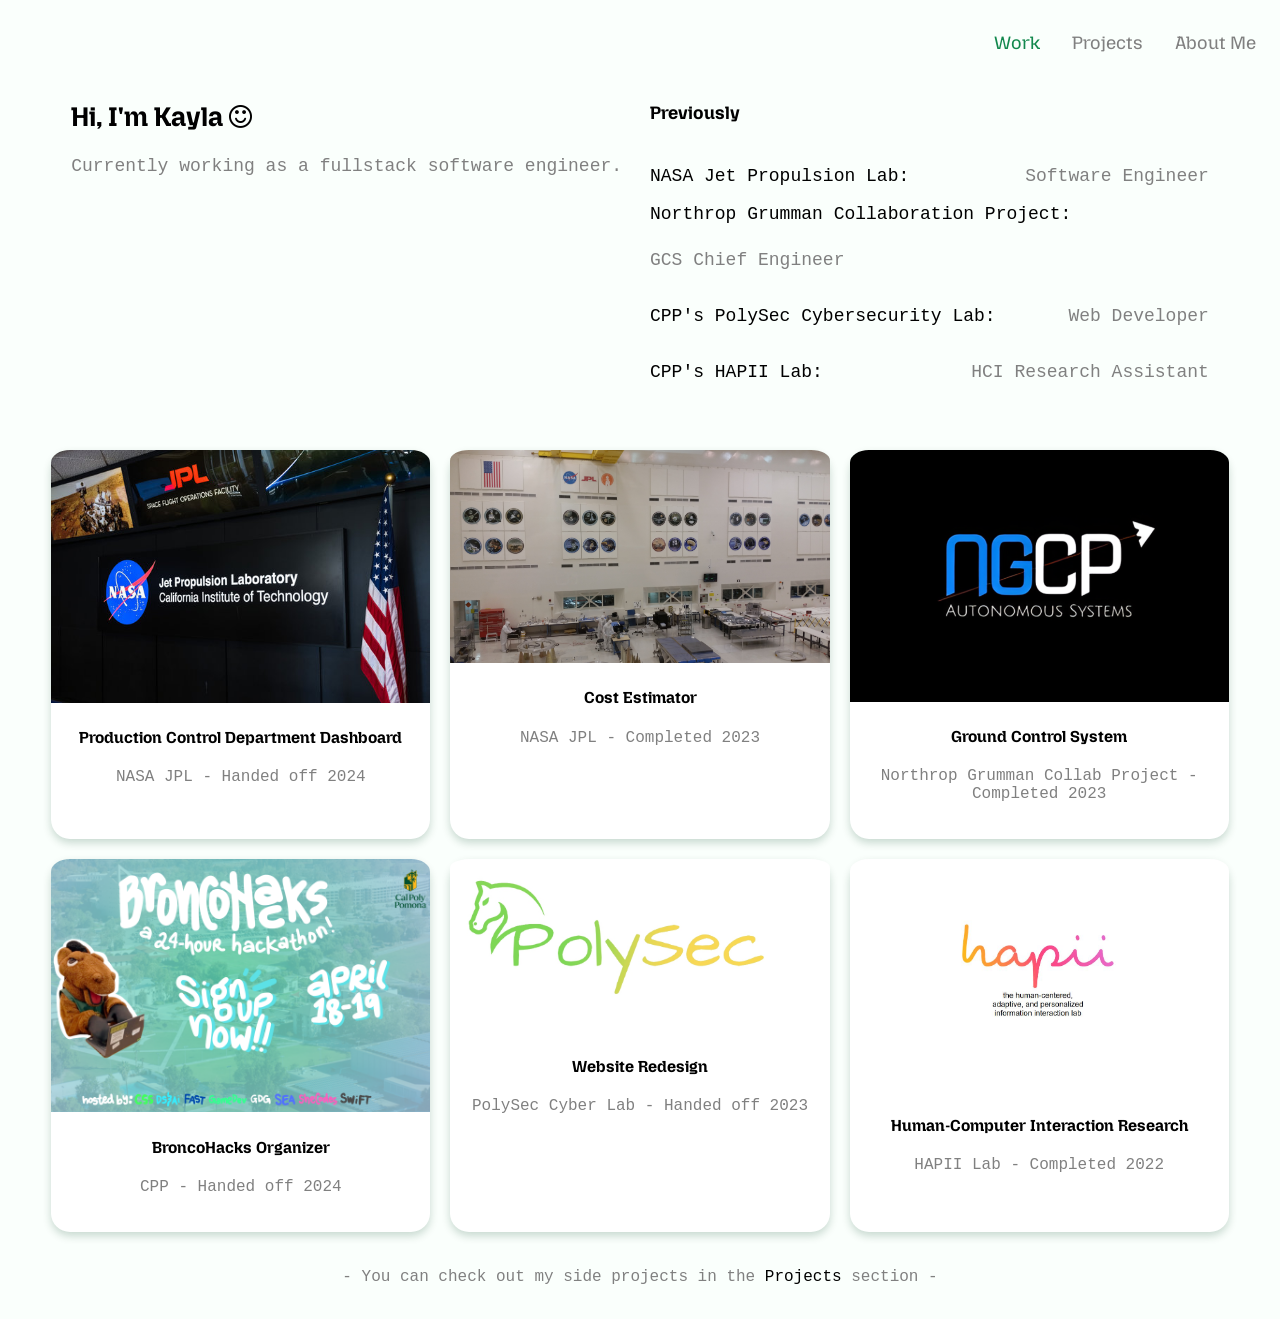
<file: index.html>
<!DOCTYPE html>
<html lang="en">
  <head>
    <meta charset="UTF-8" />
    <title>Kayla Tang | Portfolio</title>
    <link rel="icon" type="image/x-icon" href="assets/favicon/favicon.ico" />
    <meta name="viewport" content="width=device-width, initial-scale=1" />
    <link
      rel="stylesheet"
      href="https://cdnjs.cloudflare.com/ajax/libs/font-awesome/4.7.0/css/font-awesome.min.css"
    />
    <link rel="preconnect" href="https://fonts.googleapis.com" />
    <link rel="preconnect" href="https://fonts.gstatic.com" crossorigin />
    <link
      href="https://fonts.googleapis.com/css2?family=Mozilla+Headline:wght@200..700&display=swap"
      rel="stylesheet"
    />
    <link rel="stylesheet" href="style.css" />
  </head>
  <body>
    <nav class="header" id="topnav">
      <button class="icon" aria-label="Toggle navigation" onclick="myFunction()">
        <i class="fa fa-bars"></i>
      </button>
      <a href="index.html" class="btn active">Work</a>
      <a href="projects.html" class="btn">Projects</a>
      <a href="about.html" class="btn">About Me</a>
    </nav>

    <div class="container">
      <div class="left">
        <h2>Hi, I'm Kayla <i class="fa fa-smile-o" aria-hidden="true"></i></h2>
        <p>Currently working as a fullstack software engineer.</p>
      </div>

      <div class="right">
        <div class="exp">
          <h4>Previously</h4>

          <div class="exp-item">
            <a href="https://www.jpl.nasa.gov/" target="_blank" rel="noopener noreferrer">
              NASA Jet Propulsion Lab:
            </a>
            <p>Software Engineer</p>
          </div>

          <div class="exp-item">
            <a href="https://www.cpp.edu/engineering/ngcp/index.shtml" target="_blank" rel="noopener noreferrer">
              Northrop Grumman Collaboration Project:
            </a>
            <p>GCS Chief Engineer</p>
          </div>

          <div class="exp-item">
            <a href="https://www.cpp.edu/polysec/index.shtml" target="_blank" rel="noopener noreferrer">
              CPP's PolySec Cybersecurity Lab:
            </a>
            <p>Web Developer</p>
          </div>

          <div class="exp-item">
            <a href="https://hapii-lab.github.io/" target="_blank" rel="noopener noreferrer">
              CPP's HAPII Lab:
            </a>
            <p>HCI Research Assistant</p>
          </div>
        </div>
      </div>
    </div>

    <div class="cards-wrapper">
      <a class="card" href="projects/pcdash.html" title="Read more">
        <img src="assets/jpl.jpg" alt="Production Control Department Dashboard" />
        <div class="cards-info">
          <h4>Production Control Department Dashboard</h4>
          <p>NASA JPL - Handed off 2024</p>
        </div>
      </a>

      <a class="card" href="projects/fintools.html" title="Read more">
        <img src="assets/cleanroom.jpg" alt="Cost Estimator" />
        <div class="cards-info">
          <h4>Cost Estimator</h4>
          <p>NASA JPL - Completed 2023</p>
        </div>
      </a>

      <a class="card" href="projects/gcs.html" title="Read more">
        <img src="assets/ngcp_logo.png" alt="Ground Control System" />
        <div class="cards-info">
          <h4>Ground Control System</h4>
          <p>Northrop Grumman Collab Project - Completed 2023</p>
        </div>
      </a>

      <a class="card" href="projects/broncohacks.html" title="Read more">
        <img src="assets/broncohacks-logo.png" alt="BroncoHacks Organizer" />
        <div class="cards-info">
          <h4>BroncoHacks Organizer</h4>
          <p>CPP - Handed off 2024</p>
        </div>
      </a>

      <a class="card" href="projects/polysec.html" title="Read more">
        <img src="assets/polysec.JPG" alt="Website Redesign" />
        <div class="cards-info">
          <h4>Website Redesign</h4>
          <p>PolySec Cyber Lab - Handed off 2023</p>
        </div>
      </a>

      <a class="card" href="projects/hapii.html" title="Read more">
        <img src="assets/hapii-logo.JPG" alt="Human-Computer Interaction Research" />
        <div class="cards-info">
          <h4>Human-Computer Interaction Research</h4>
          <p>HAPII Lab - Completed 2022</p>
        </div>
      </a>

      <div class="footer-note">
        <p>- You can check out my side projects in the <a href="projects.html">Projects</a> section -</p>
      </div>
    </div>

    <script src="script.js"></script>
  </body>
</html>
</file>
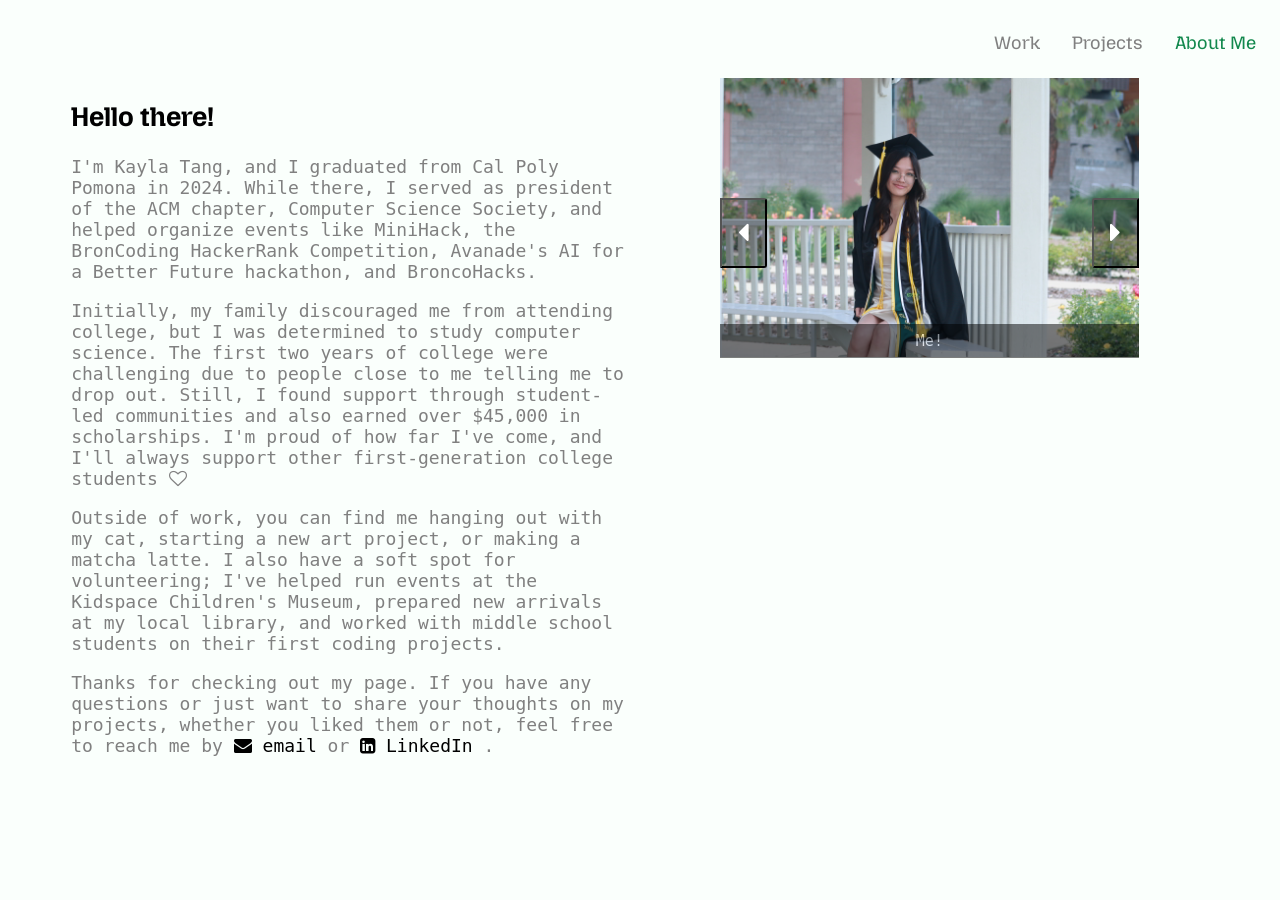
<file: about.html>
<!DOCTYPE html>
<html lang="en">
  <head>
    <meta charset="UTF-8" />
    <title>Kayla Tang | Portfolio</title>
    <link rel="icon" type="image/x-icon" href="assets/favicon/favicon.ico" />
    <meta name="viewport" content="width=device-width, initial-scale=1" />
    <link
      rel="stylesheet"
      href="https://cdnjs.cloudflare.com/ajax/libs/font-awesome/4.7.0/css/font-awesome.min.css"
    />
    <link rel="preconnect" href="https://fonts.googleapis.com" />
    <link rel="preconnect" href="https://fonts.gstatic.com" crossorigin />
    <link
      href="https://fonts.googleapis.com/css2?family=Mozilla+Headline:wght@200..700&display=swap"
      rel="stylesheet"
    />
    <link rel="stylesheet" href="style.css" />
  </head>
  <body>
    <nav class="header" id="topnav">
      <button class="icon" aria-label="Toggle navigation" onclick="myFunction()">
        <i class="fa fa-bars"></i>
      </button>
      <a href="index.html" class="btn">Work</a>
      <a href="projects.html" class="btn">Projects</a>
      <a href="about.html" class="btn active">About Me</a>
    </nav>

    <div class="container">
      <div class="left">
        <h2>Hello there!</h2>
        <p>
          I'm Kayla Tang, and I graduated from Cal Poly Pomona in 2024. While
          there, I served as president of the ACM chapter, Computer Science Society, and helped organize events like
          MiniHack, the BronCoding HackerRank Competition, Avanade's AI for a
          Better Future hackathon, and BroncoHacks.
        </p>

        <p>
          Initially, my family discouraged me from attending college, but I was
          determined to study computer science. The first two years of college were
          challenging due to people close to me telling me to drop out. Still, I
          found support through student-led communities and also earned over
          $45,000 in scholarships. I'm proud of how far I've come, and I'll
          always support other first-generation college students <i class="fa fa-heart-o" aria-hidden="true"></i>
        </p>

        <p>
          Outside of work, you can find me hanging out with my cat, starting a
          new art project, or making a matcha latte. I also have a soft spot for
          volunteering; I've helped run events at the Kidspace Children's
          Museum, prepared new arrivals at my local library, and worked with
          middle school students on their first coding projects.
        </p>

        <p>
          Thanks for checking out my page. If you have any questions or just
          want to share your thoughts on my projects, whether you liked them or
          not, feel free to reach me by
          <a href="mailto:kaylatang02@gmail.com" target="_blank" rel="noopener noreferrer">
            <i class="fa fa-envelope" aria-hidden="true"></i> email
          </a> or
          <a href="https://www.linkedin.com/in/kayla-tang/" target="_blank" rel="noopener noreferrer">
            <i class="fa fa-linkedin-square" aria-hidden="true"></i> LinkedIn
          </a>.
        </p>
      </div>

      <div class="right">
        <div class="slideshow-container">
          <div class="mySlides fade">
            <img src="assets/grad-pic.PNG" alt="Kayla at graduation" style="height: auto; width: 100%;" />
            <div class="slide-caption">Me!</div>
          </div>

          <div class="mySlides fade">
            <img src="assets/poncho.jpg" alt="Kayla's cat Poncho" style="height: auto; width: 100%;" />
            <div class="slide-caption">My cat</div>
          </div>

          <div class="mySlides fade">
            <img src="assets/jpl-friends.jpg" alt="JPL intern kickoff" style="height: auto; width: 100%;" />
            <div class="slide-caption">Intern kickoff</div>
          </div>

          <div class="mySlides fade">
            <img src="assets/billy-bronco.jpg" alt="Twinning with Billy Bronco" style="height: auto; width: 100%;" />
            <div class="slide-caption">Twinning with Billy Bronco</div>
          </div>

          <div class="mySlides fade">
            <img src="assets/avanade.jpg" alt="Speaking at an Avanade event" style="height: auto; width: 100%;" />
            <div class="slide-caption">Speaking at an Avanade event</div>
          </div>

          <div class="mySlides fade">
            <img src="assets/jpl-sign.jpg" alt="At the JPL campus" style="height: auto; width: 100%;" />
            <div class="slide-caption">At the JPL campus</div>
          </div>

          <div class="mySlides fade">
            <img src="assets/scale.jpg" alt="First time going to ScaLE" style="height: auto; width: 100%;" />
            <div class="slide-caption">First time going to ScaLE</div>
          </div>

          <div class="mySlides fade">
            <img src="assets/Fuel-gallery.jpg" alt="Avanade FUEL" style="height: auto; width: 100%;" />
            <div class="slide-caption">Avanade FUEL</div>
          </div>

          <div class="mySlides fade">
            <img src="assets/gencyber.jpg" alt="GenCyber students" style="height: auto; width: 100%;" />
            <div class="slide-caption">Hi GenCyber students</div>
          </div>

          <div class="mySlides fade">
            <img src="assets/ngcp-beach.jpg" alt="NGCP beach episode" style="height: auto; width: 100%;" />
            <div class="slide-caption">NGCP beach episode</div>
          </div>

          <div class="mySlides fade">
            <img src="assets/scale-chicken.jpg" alt="Found a chicken at ScaLE" style="height: auto; width: 100%;" />
            <div class="slide-caption">Found a chicken at ScaLE?</div>
          </div>

          <div class="mySlides fade">
            <img src="assets/ugv.jpg" alt="The hiker looks like a carrot" style="height: auto; width: 100%;" />
            <div class="slide-caption">"The hiker looks like a carrot"</div>
          </div>

          <button class="prev" onclick="plusSlides(-1)" aria-label="Previous slide">
            <i class="fa fa-caret-left" aria-hidden="true"></i>
          </button>
          <button class="next" onclick="plusSlides(1)" aria-label="Next slide">
            <i class="fa fa-caret-right" aria-hidden="true"></i>
          </button>
        </div>
      </div>
    </div>

    <script src="script.js"></script>
  </body>
</html>
</file>
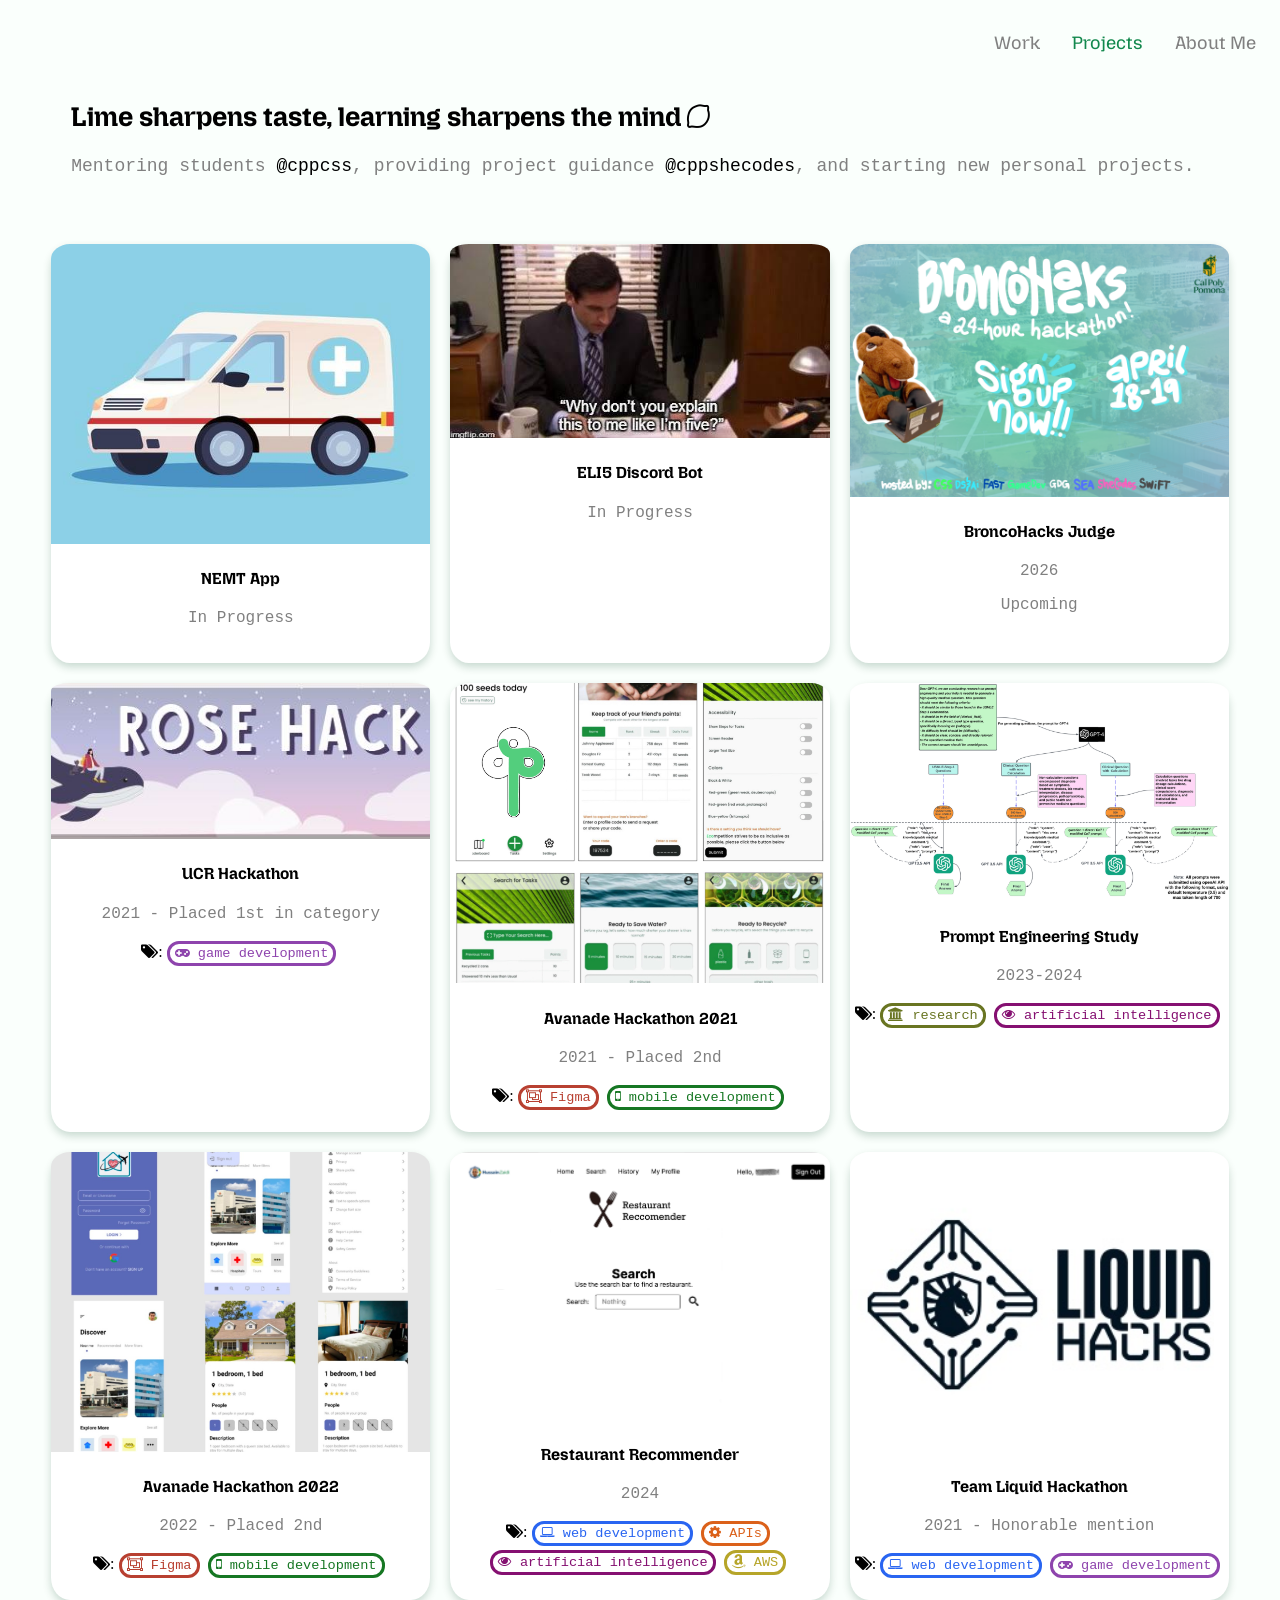
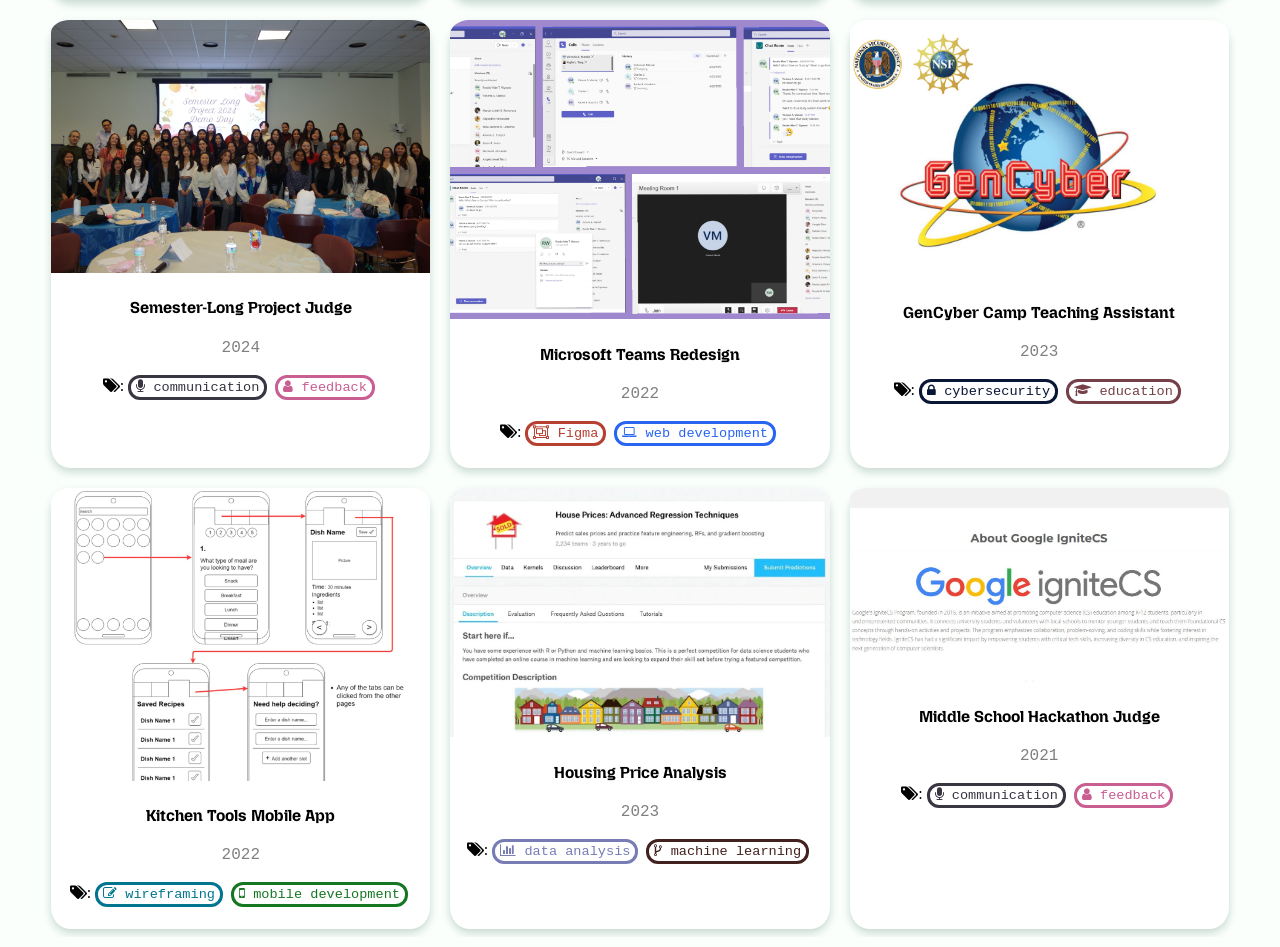
<file: projects.html>
<!DOCTYPE html>
<html lang="en">
  <head>
    <meta charset="UTF-8" />
    <title>Kayla Tang | Portfolio</title>
    <link rel="icon" type="image/x-icon" href="assets/favicon/favicon.ico" />
    <meta name="viewport" content="width=device-width, initial-scale=1" />
    <link
      rel="stylesheet"
      href="https://cdnjs.cloudflare.com/ajax/libs/font-awesome/4.7.0/css/font-awesome.min.css"
    />
    <link rel="preconnect" href="https://fonts.googleapis.com" />
    <link rel="preconnect" href="https://fonts.gstatic.com" crossorigin />
    <link
      href="https://fonts.googleapis.com/css2?family=Mozilla+Headline:wght@200..700&display=swap"
      rel="stylesheet"
    />
    <link rel="stylesheet" href="style.css" />
  </head>
  <body>
    <nav class="header" id="topnav">
      <button class="icon" aria-label="Toggle navigation" onclick="myFunction()">
        <i class="fa fa-bars"></i>
      </button>
      <a href="index.html" class="btn">Work</a>
      <a href="projects.html" class="btn active">Projects</a>
      <a href="about.html" class="btn">About Me</a>
    </nav>

    <div class="container">
      <div>
        <h2>Lime sharpens taste, learning sharpens the mind <i class="fa fa-lemon-o" aria-hidden="true"></i></h2>
        <p>
          Mentoring students
          <a href="https://cppcss.club/" target="_blank" rel="noopener noreferrer">@cppcss</a>, providing
          project guidance
          <a href="https://www.cppshecodes.com/" target="_blank" rel="noopener noreferrer">@cppshecodes</a>,
          and starting new personal projects.
        </p>
      </div>
    </div>

    <div class="cards-wrapper">
      <div class="card">
        <img src="assets/nemt-van.jpg" alt="NEMT App" />
        <div class="cards-info">
          <h4>NEMT App</h4>
          <p>In Progress</p>
        </div>
      </div>

      <div class="card">
        <img src="assets/eli5-office.JPG" alt="ELI5 Discord Bot" />
        <div class="cards-info">
          <h4>ELI5 Discord Bot</h4>
          <p>In Progress</p>
        </div>
      </div>

      <div class="card">
        <img src="assets/broncohacks-logo.png" alt="BroncoHacks Judge" />
        <div class="cards-info">
          <h4>BroncoHacks Judge</h4>
          <p>2026</p>
          <p>Upcoming</p>
        </div>
      </div>

      <div class="card">
        <img src="assets/rosehack.jpg" alt="UCR Hackathon" />
        <div class="cards-info">
          <h4>UCR Hackathon</h4>
          <p>2021 - Placed 1st in category</p>
          <div class="skills">
            <span><i class="fa fa-tags" aria-hidden="true"></i>:</span>
            <span class="skill-tag gamedev"><i class="fa fa-gamepad" aria-hidden="true"></i> game development</span>
          </div>
        </div>
      </div>

      <div class="card">
        <img src="assets/avanade1.JPEG" alt="Avanade Hackathon 2021" />
        <div class="cards-info">
          <h4>Avanade Hackathon 2021</h4>
          <p>2021 - Placed 2nd</p>
          <div class="skills">
            <span><i class="fa fa-tags" aria-hidden="true"></i>:</span>
            <span class="skill-tag figma"><i class="fa fa-object-group" aria-hidden="true"></i> Figma</span>
            <span class="skill-tag mobile"><i class="fa fa-mobile" aria-hidden="true"></i> mobile development</span>
          </div>
        </div>
      </div>

      <div class="card">
        <img src="assets/prompt-study.PNG" alt="Prompt Engineering Study" />
        <div class="cards-info">
          <h4>Prompt Engineering Study</h4>
          <p>2023-2024</p>
          <div class="skills">
            <span><i class="fa fa-tags" aria-hidden="true"></i>:</span>
            <span class="skill-tag research"><i class="fa fa-university" aria-hidden="true"></i> research</span>
            <span class="skill-tag ai"><i class="fa fa-eye" aria-hidden="true"></i> artificial intelligence</span>
          </div>
        </div>
      </div>

      <div class="card">
        <img src="assets/avanade2.jpg" alt="Avanade Hackathon 2022" />
        <div class="cards-info">
          <h4>Avanade Hackathon 2022</h4>
          <p>2022 - Placed 2nd</p>
          <div class="skills">
            <span><i class="fa fa-tags" aria-hidden="true"></i>:</span>
            <span class="skill-tag figma"><i class="fa fa-object-group" aria-hidden="true"></i> Figma</span>
            <span class="skill-tag mobile"><i class="fa fa-mobile" aria-hidden="true"></i> mobile development</span>
          </div>
        </div>
      </div>

      <div class="card">
        <img src="assets/restaurant.jpeg" alt="Restaurant Recommender" />
        <div class="cards-info">
          <h4>Restaurant Recommender</h4>
          <p>2024</p>
          <div class="skills">
            <span><i class="fa fa-tags" aria-hidden="true"></i>:</span>
            <span class="skill-tag webdev"><i class="fa fa-laptop" aria-hidden="true"></i> web development</span>
            <span class="skill-tag api"><i class="fa fa-gear" aria-hidden="true"></i> APIs</span>
            <span class="skill-tag ai"><i class="fa fa-eye" aria-hidden="true"></i> artificial intelligence</span>
            <span class="skill-tag aws"><i class="fa fa-amazon" aria-hidden="true"></i> AWS</span>
          </div>
        </div>
      </div>

      <div class="card">
        <img src="assets/liquidhacks.jpg" alt="Team Liquid Hackathon" />
        <div class="cards-info">
          <h4>Team Liquid Hackathon</h4>
          <p>2021 - Honorable mention</p>
          <div class="skills">
            <span><i class="fa fa-tags" aria-hidden="true"></i>:</span>
            <span class="skill-tag webdev"><i class="fa fa-laptop" aria-hidden="true"></i> web development</span>
            <span class="skill-tag gamedev"><i class="fa fa-gamepad" aria-hidden="true"></i> game development</span>
          </div>
        </div>
      </div>

      <div class="card">
        <img src="assets/slp.jpg" alt="Semester-Long Project Judge" />
        <div class="cards-info">
          <h4>Semester-Long Project Judge</h4>
          <p>2024</p>
          <div class="skills">
            <span><i class="fa fa-tags" aria-hidden="true"></i>:</span>
            <span class="skill-tag comm"><i class="fa fa-microphone" aria-hidden="true"></i> communication</span>
            <span class="skill-tag feedback"><i class="fa fa-user" aria-hidden="true"></i> feedback</span>
          </div>
        </div>
      </div>

      <div class="card">
        <img src="assets/teams-redesign.jpg" alt="Microsoft Teams Redesign" />
        <div class="cards-info">
          <h4>Microsoft Teams Redesign</h4>
          <p>2022</p>
          <div class="skills">
            <span><i class="fa fa-tags" aria-hidden="true"></i>:</span>
            <span class="skill-tag figma"><i class="fa fa-object-group" aria-hidden="true"></i> Figma</span>
            <span class="skill-tag webdev"><i class="fa fa-laptop" aria-hidden="true"></i> web development</span>
          </div>
        </div>
      </div>

      <div class="card">
        <img src="assets/gencyber-logo.png" alt="GenCyber Camp Teaching Assistant" />
        <div class="cards-info">
          <h4>GenCyber Camp Teaching Assistant</h4>
          <p>2023</p>
          <div class="skills">
            <span><i class="fa fa-tags" aria-hidden="true"></i>:</span>
            <span class="skill-tag cyber"><i class="fa fa-lock" aria-hidden="true"></i> cybersecurity</span>
            <span class="skill-tag edu"><i class="fa fa-graduation-cap" aria-hidden="true"></i> education</span>
          </div>
        </div>
      </div>

      <div class="card">
        <img src="assets/wireframe.jpg" alt="Kitchen Tools Mobile App" />
        <div class="cards-info">
          <h4>Kitchen Tools Mobile App</h4>
          <p>2022</p>
          <div class="skills">
            <span><i class="fa fa-tags" aria-hidden="true"></i>:</span>
            <span class="skill-tag wireframe"><i class="fa fa-pencil-square-o" aria-hidden="true"></i> wireframing</span>
            <span class="skill-tag mobile"><i class="fa fa-mobile" aria-hidden="true"></i> mobile development</span>
          </div>
        </div>
      </div>

      <div class="card">
        <img src="assets/kaggle.jpg" alt="Housing Price Analysis" />
        <div class="cards-info">
          <h4>Housing Price Analysis</h4>
          <p>2023</p>
          <div class="skills">
            <span><i class="fa fa-tags" aria-hidden="true"></i>:</span>
            <span class="skill-tag data"><i class="fa fa-bar-chart" aria-hidden="true"></i> data analysis</span>
            <span class="skill-tag ml"><i class="fa fa-code-fork" aria-hidden="true"></i> machine learning</span>
          </div>
        </div>
      </div>

      <div class="card">
        <img src="assets/ignitecs.JPG" alt="Middle School Hackathon Judge" />
        <div class="cards-info">
          <h4>Middle School Hackathon Judge</h4>
          <p>2021</p>
          <div class="skills">
            <span><i class="fa fa-tags" aria-hidden="true"></i>:</span>
            <span class="skill-tag comm"><i class="fa fa-microphone" aria-hidden="true"></i> communication</span>
            <span class="skill-tag feedback"><i class="fa fa-user" aria-hidden="true"></i> feedback</span>
          </div>
        </div>
      </div>
    </div>

    <script src="script.js"></script>
  </body>
</html>
</file>
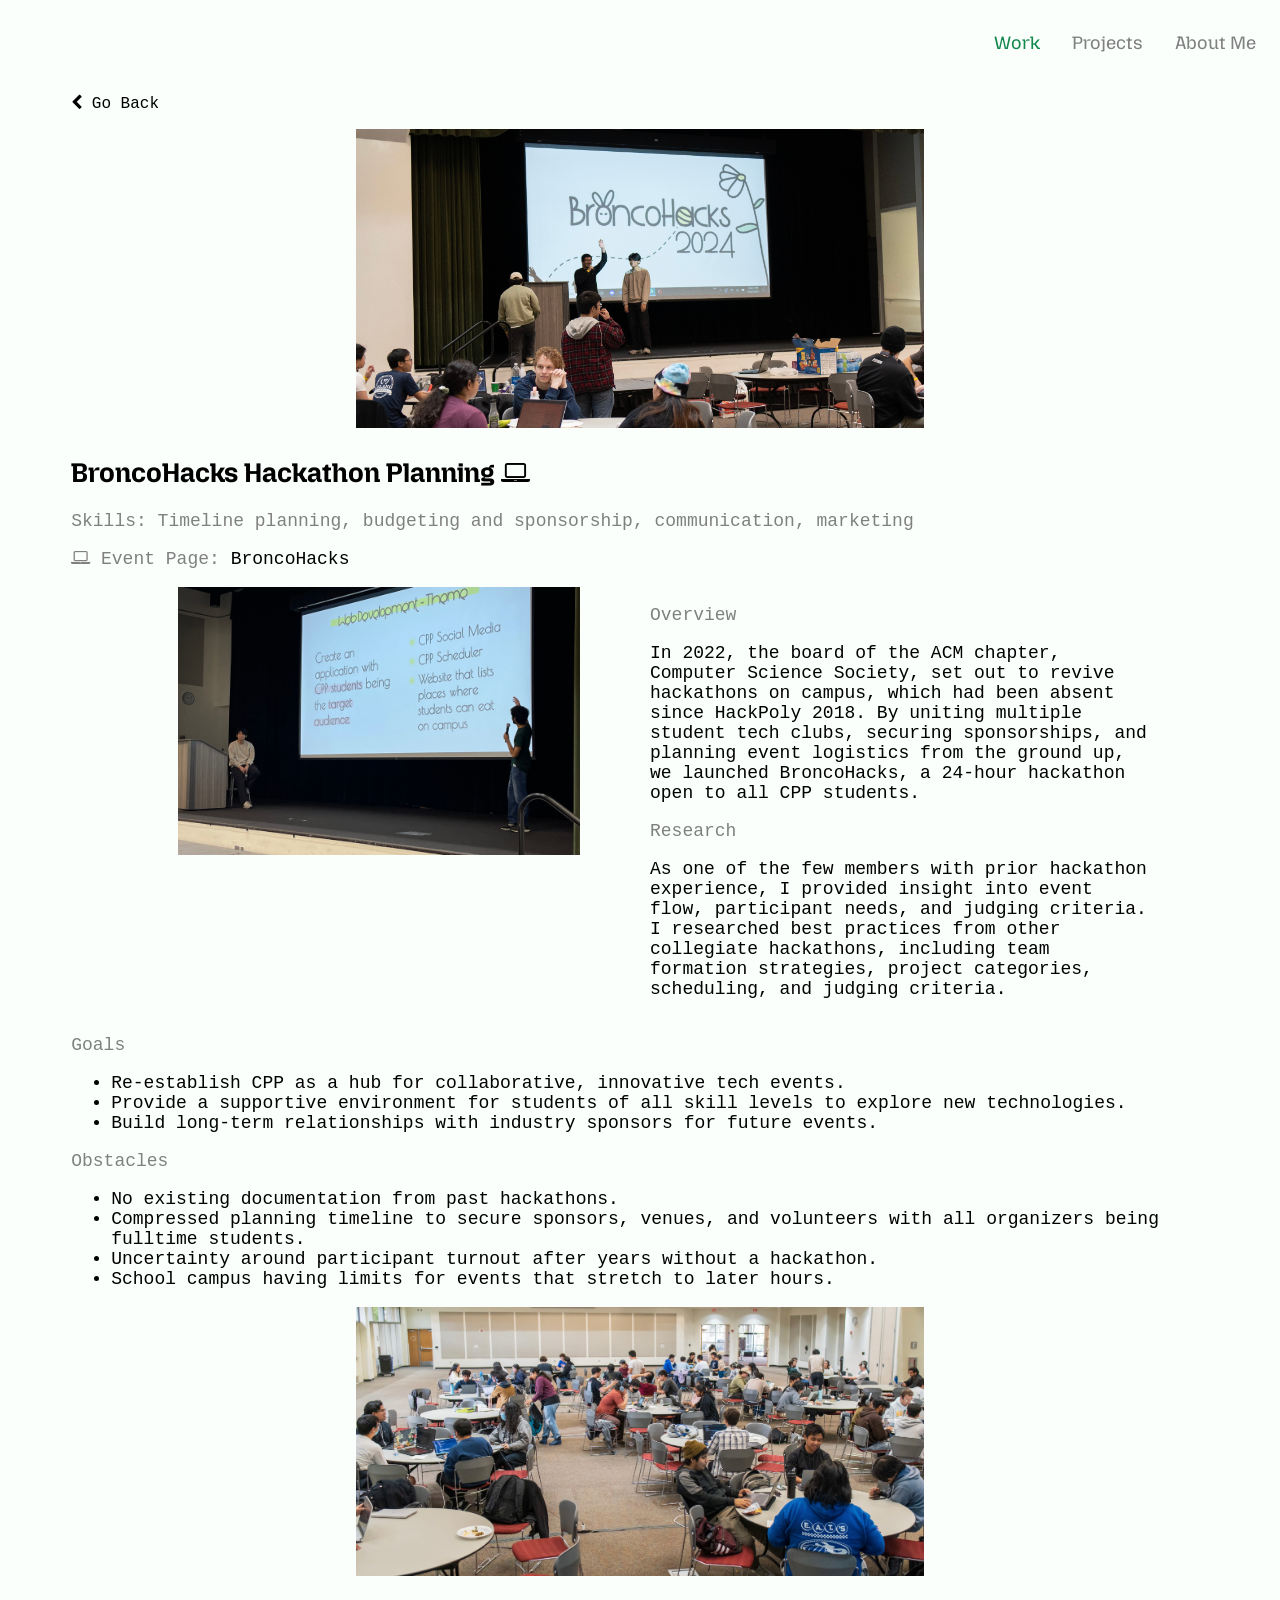
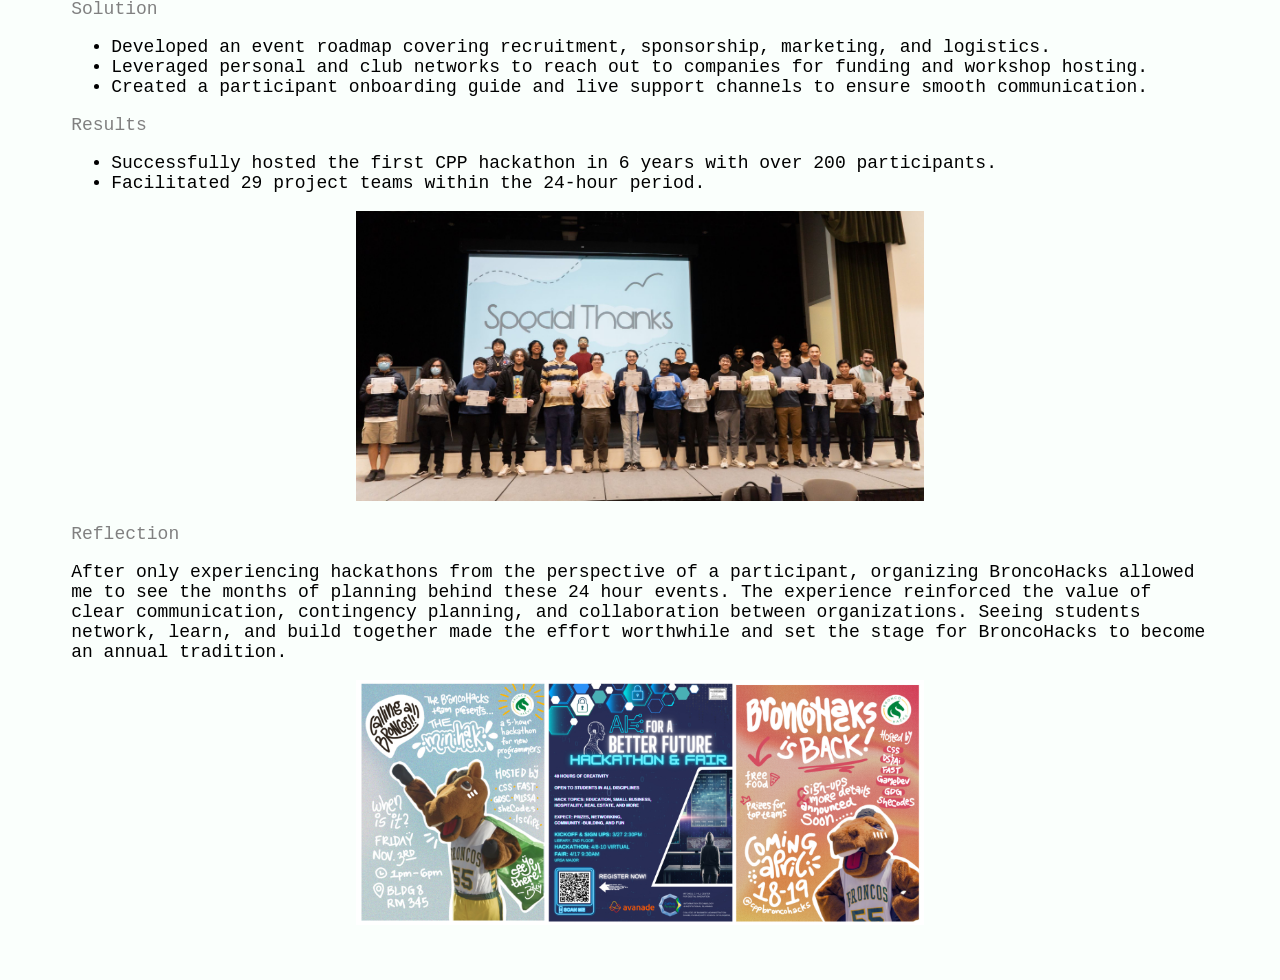
<file: projects/broncohacks.html>
<!DOCTYPE html>
<html lang="en">
  <head>
    <meta charset="UTF-8" />
    <title>Kayla Tang | Portfolio</title>
    <link rel="icon" type="image/x-icon" href="../assets/favicon/favicon.ico" />
    <meta name="viewport" content="width=device-width, initial-scale=1" />
    <link
      rel="stylesheet"
      href="https://cdnjs.cloudflare.com/ajax/libs/font-awesome/4.7.0/css/font-awesome.min.css"
    />
    <link rel="preconnect" href="https://fonts.googleapis.com" />
    <link rel="preconnect" href="https://fonts.gstatic.com" crossorigin />
    <link
      href="https://fonts.googleapis.com/css2?family=Mozilla+Headline:wght@200..700&display=swap"
      rel="stylesheet"
    />
    <link rel="stylesheet" href="../style.css" />
  </head>
  <body>
    <nav class="header" id="topnav">
      <button class="icon" aria-label="Toggle navigation" onclick="myFunction()">
        <i class="fa fa-bars"></i>
      </button>
      <a href="../index.html" class="btn active">Work</a>
      <a href="../projects.html" class="btn">Projects</a>
      <a href="../about.html" class="btn">About Me</a>
    </nav>

    <p class="back-link">
      <a href="../index.html"><i class="fa fa-chevron-left" aria-hidden="true"></i> Go Back</a>
    </p>

    <div class="container">
      <div class="left">
        <div class="proj-media">
          <img src="../assets/bh-stage.jpg" alt="BroncoHacks main stage" />
        </div>

        <h2>BroncoHacks Hackathon Planning <i class="fa fa-laptop" aria-hidden="true"></i></h2>
        <p>Skills: Timeline planning, budgeting and sponsorship, communication, marketing</p>
        <p><i class="fa fa-laptop" aria-hidden="true"></i> Event Page: <a href="https://www.broncohacks.org/" target="_blank" rel="noopener noreferrer">BroncoHacks</a></p>

        <div class="container-2">
          <div class="left">
            <div class="proj-media-2">
              <img src="../assets/bh-theme.jpg" alt="BroncoHacks theme" />
            </div>
          </div>

          <div class="right">
            <p>Overview</p>
            <p class="proj-body-text">
              In 2022, the board of the ACM chapter, Computer Science Society, set out to revive
              hackathons on campus, which had been absent since HackPoly 2018. By uniting multiple
              student tech clubs, securing sponsorships, and planning event logistics from the ground
              up, we launched BroncoHacks, a 24-hour hackathon open to all CPP students.
            </p>
            <p>Research</p>
            <p class="proj-body-text">
              As one of the few members with prior hackathon experience, I provided insight into
              event flow, participant needs, and judging criteria. I researched best practices from
              other collegiate hackathons, including team formation strategies, project categories,
              scheduling, and judging criteria.
            </p>
          </div>
        </div>

        <p>Goals</p>
        <ul>
          <li>Re-establish CPP as a hub for collaborative, innovative tech events.</li>
          <li>Provide a supportive environment for students of all skill levels to explore new technologies.</li>
          <li>Build long-term relationships with industry sponsors for future events.</li>
        </ul>

        <p>Obstacles</p>
        <ul>
          <li>No existing documentation from past hackathons.</li>
          <li>Compressed planning timeline to secure sponsors, venues, and volunteers with all organizers being fulltime students.</li>
          <li>Uncertainty around participant turnout after years without a hackathon.</li>
          <li>School campus having limits for events that stretch to later hours.</li>
        </ul>

        <div class="proj-media">
          <img src="../assets/bh-crowd.jpg" alt="BroncoHacks crowd" />
        </div>

        <p>Solution</p>
        <ul>
          <li>Developed an event roadmap covering recruitment, sponsorship, marketing, and logistics.</li>
          <li>Leveraged personal and club networks to reach out to companies for funding and workshop hosting.</li>
          <li>Created a participant onboarding guide and live support channels to ensure smooth communication.</li>
        </ul>

        <p>Results</p>
        <ul>
          <li>Successfully hosted the first CPP hackathon in 6 years with over 200 participants.</li>
          <li>Facilitated 29 project teams within the 24-hour period.</li>
        </ul>

        <div class="proj-media">
          <img src="../assets/broncohacks.jpg" alt="BroncoHacks event" />
        </div>

        <p>Reflection</p>
        <p class="proj-body-text">
          After only experiencing hackathons from the perspective of a participant, organizing
          BroncoHacks allowed me to see the months of planning behind these 24 hour events. The
          experience reinforced the value of clear communication, contingency planning, and
          collaboration between organizations. Seeing students network, learn, and build together
          made the effort worthwhile and set the stage for BroncoHacks to become an annual tradition.
        </p>

        <div class="proj-media">
          <img src="../assets/bh-new.JPEG" alt="BroncoHacks new team" />
        </div>
      </div>
    </div>

    <script src="../script.js"></script>
  </body>
</html>
</file>
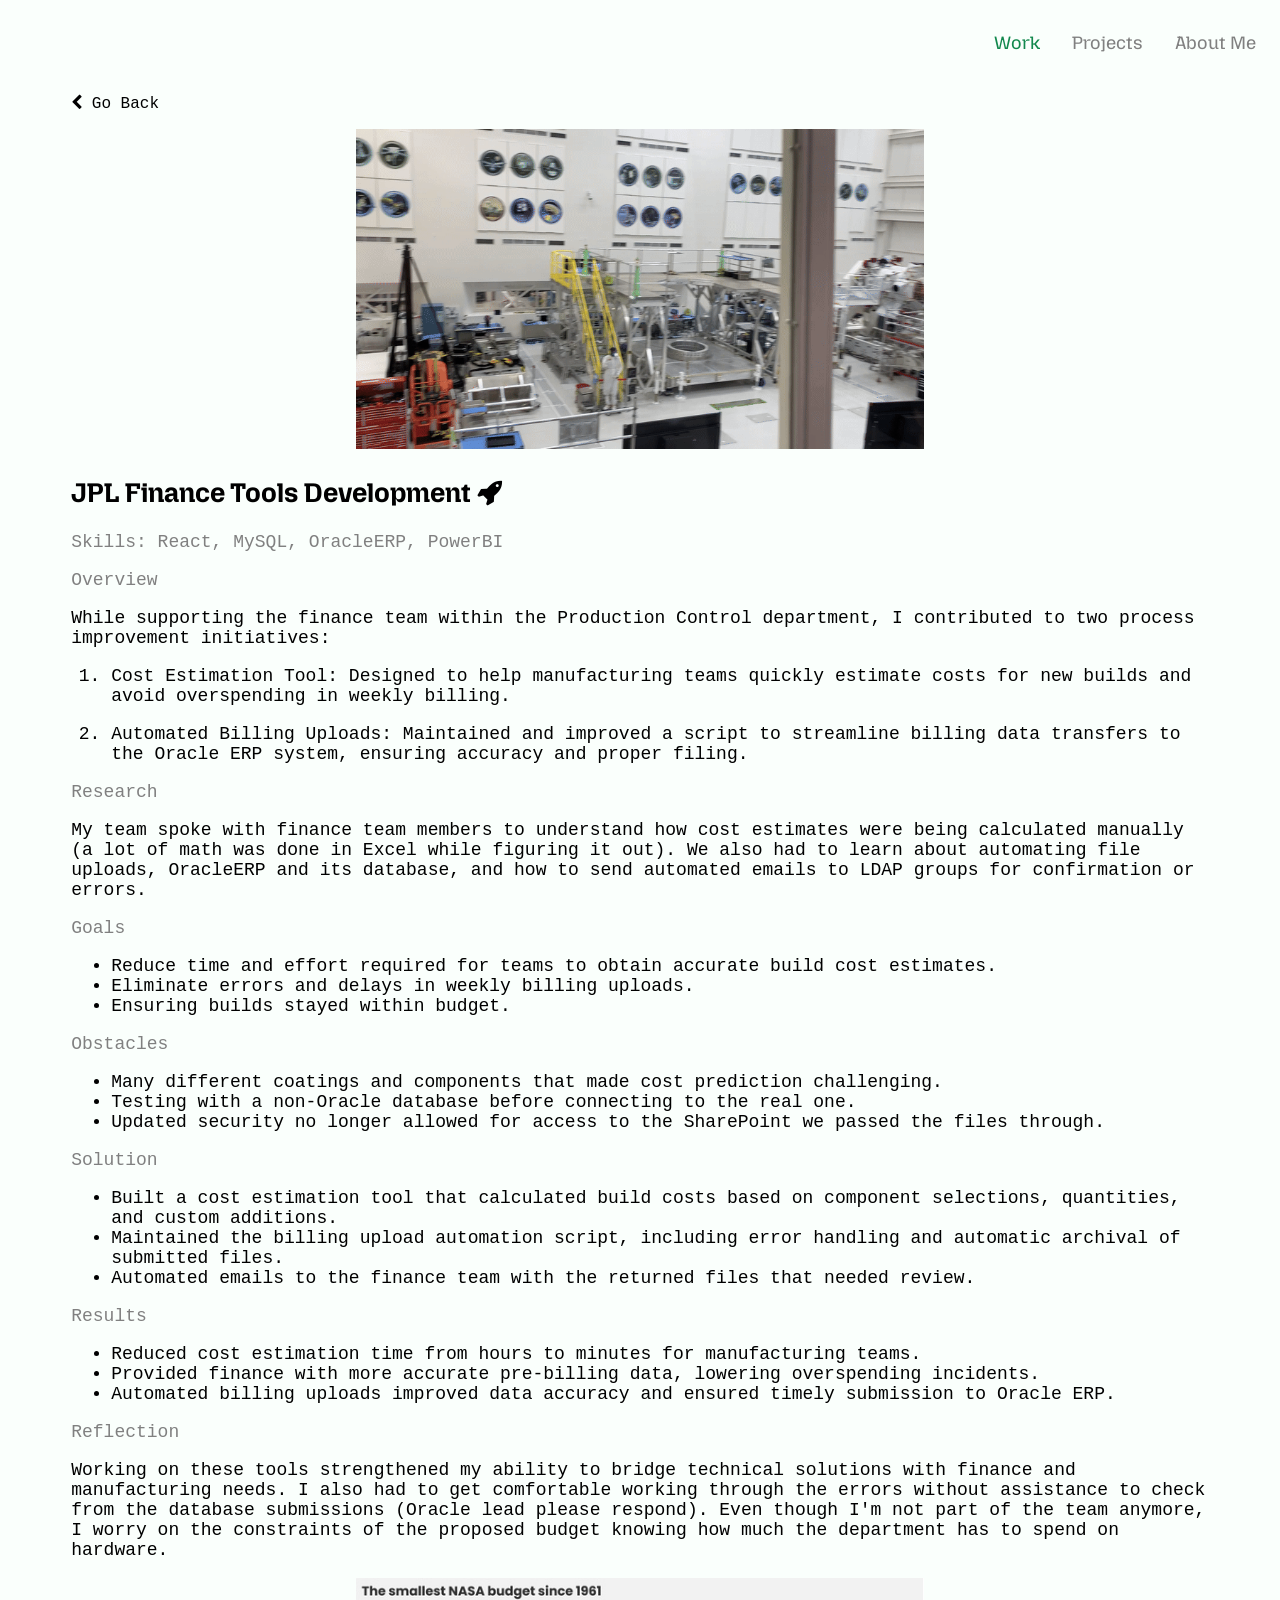
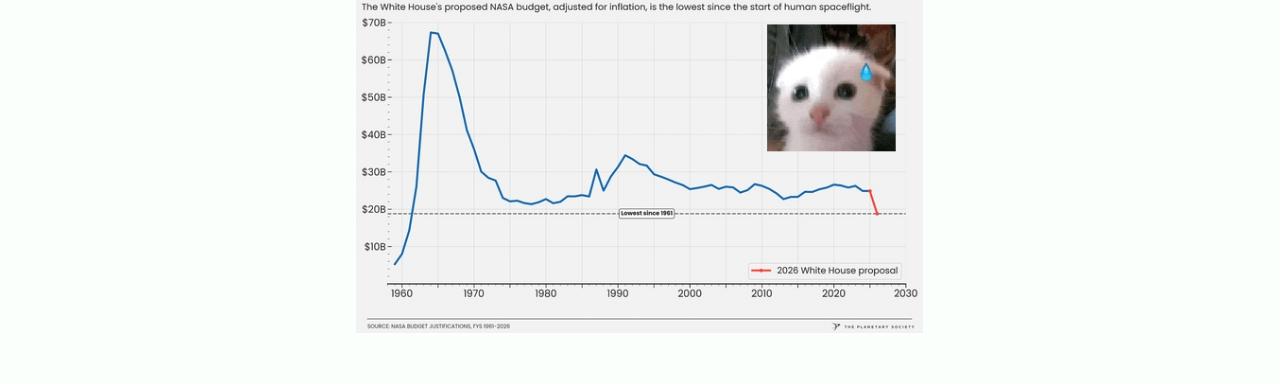
<file: projects/fintools.html>
<!DOCTYPE html>
<html lang="en">
  <head>
    <meta charset="UTF-8" />
    <title>Kayla Tang | Portfolio</title>
    <link rel="icon" type="image/x-icon" href="../assets/favicon/favicon.ico" />
    <meta name="viewport" content="width=device-width, initial-scale=1" />
    <link
      rel="stylesheet"
      href="https://cdnjs.cloudflare.com/ajax/libs/font-awesome/4.7.0/css/font-awesome.min.css"
    />
    <link rel="preconnect" href="https://fonts.googleapis.com" />
    <link rel="preconnect" href="https://fonts.gstatic.com" crossorigin />
    <link
      href="https://fonts.googleapis.com/css2?family=Mozilla+Headline:wght@200..700&display=swap"
      rel="stylesheet"
    />
    <link rel="stylesheet" href="../style.css" />
  </head>
  <body>
    <nav class="header" id="topnav">
      <button class="icon" aria-label="Toggle navigation" onclick="myFunction()">
        <i class="fa fa-bars"></i>
      </button>
      <a href="../index.html" class="btn active">Work</a>
      <a href="../projects.html" class="btn">Projects</a>
      <a href="../about.html" class="btn">About Me</a>
    </nav>

    <p class="back-link">
      <a href="../index.html"><i class="fa fa-chevron-left" aria-hidden="true"></i> Go Back</a>
    </p>

    <div class="container">
      <div class="left">
        <div class="proj-media">
          <img src="../assets/highbay.GIF" alt="JPL high bay" />
        </div>

        <h2>JPL Finance Tools Development <i class="fa fa-rocket" aria-hidden="true"></i></h2>
        <p>Skills: React, MySQL, OracleERP, PowerBI</p>

        <p>Overview</p>
        <p class="proj-body-text">
          While supporting the finance team within the Production Control department, I contributed
          to two process improvement initiatives:
        </p>
        <ol>
          <li>
            <p class="proj-body-text">Cost Estimation Tool: Designed to help manufacturing teams quickly estimate costs for new builds and avoid overspending in weekly billing.</p>
          </li>
          <li>
            <p class="proj-body-text">Automated Billing Uploads: Maintained and improved a script to streamline billing data transfers to the Oracle ERP system, ensuring accuracy and proper filing.</p>
          </li>
        </ol>

        <p>Research</p>
        <p class="proj-body-text">
          My team spoke with finance team members to understand how cost estimates were being
          calculated manually (a lot of math was done in Excel while figuring it out). We also had
          to learn about automating file uploads, OracleERP and its database, and how to send
          automated emails to LDAP groups for confirmation or errors.
        </p>

        <p>Goals</p>
        <ul>
          <li>Reduce time and effort required for teams to obtain accurate build cost estimates.</li>
          <li>Eliminate errors and delays in weekly billing uploads.</li>
          <li>Ensuring builds stayed within budget.</li>
        </ul>

        <p>Obstacles</p>
        <ul>
          <li>Many different coatings and components that made cost prediction challenging.</li>
          <li>Testing with a non-Oracle database before connecting to the real one.</li>
          <li>Updated security no longer allowed for access to the SharePoint we passed the files through.</li>
        </ul>

        <p>Solution</p>
        <ul>
          <li>Built a cost estimation tool that calculated build costs based on component selections, quantities, and custom additions.</li>
          <li>Maintained the billing upload automation script, including error handling and automatic archival of submitted files.</li>
          <li>Automated emails to the finance team with the returned files that needed review.</li>
        </ul>

        <p>Results</p>
        <ul>
          <li>Reduced cost estimation time from hours to minutes for manufacturing teams.</li>
          <li>Provided finance with more accurate pre-billing data, lowering overspending incidents.</li>
          <li>Automated billing uploads improved data accuracy and ensured timely submission to Oracle ERP.</li>
        </ul>

        <p>Reflection</p>
        <p class="proj-body-text">
          Working on these tools strengthened my ability to bridge technical solutions with finance
          and manufacturing needs. I also had to get comfortable working through the errors without
          assistance to check from the database submissions (Oracle lead please respond). Even though
          I'm not part of the team anymore, I worry on the constraints of the proposed budget knowing
          how much the department has to spend on hardware.
        </p>

        <div class="proj-media">
          <img src="../assets/2026-budget.png" alt="2026 budget overview" />
        </div>
      </div>
    </div>

    <script src="../script.js"></script>
  </body>
</html>
</file>
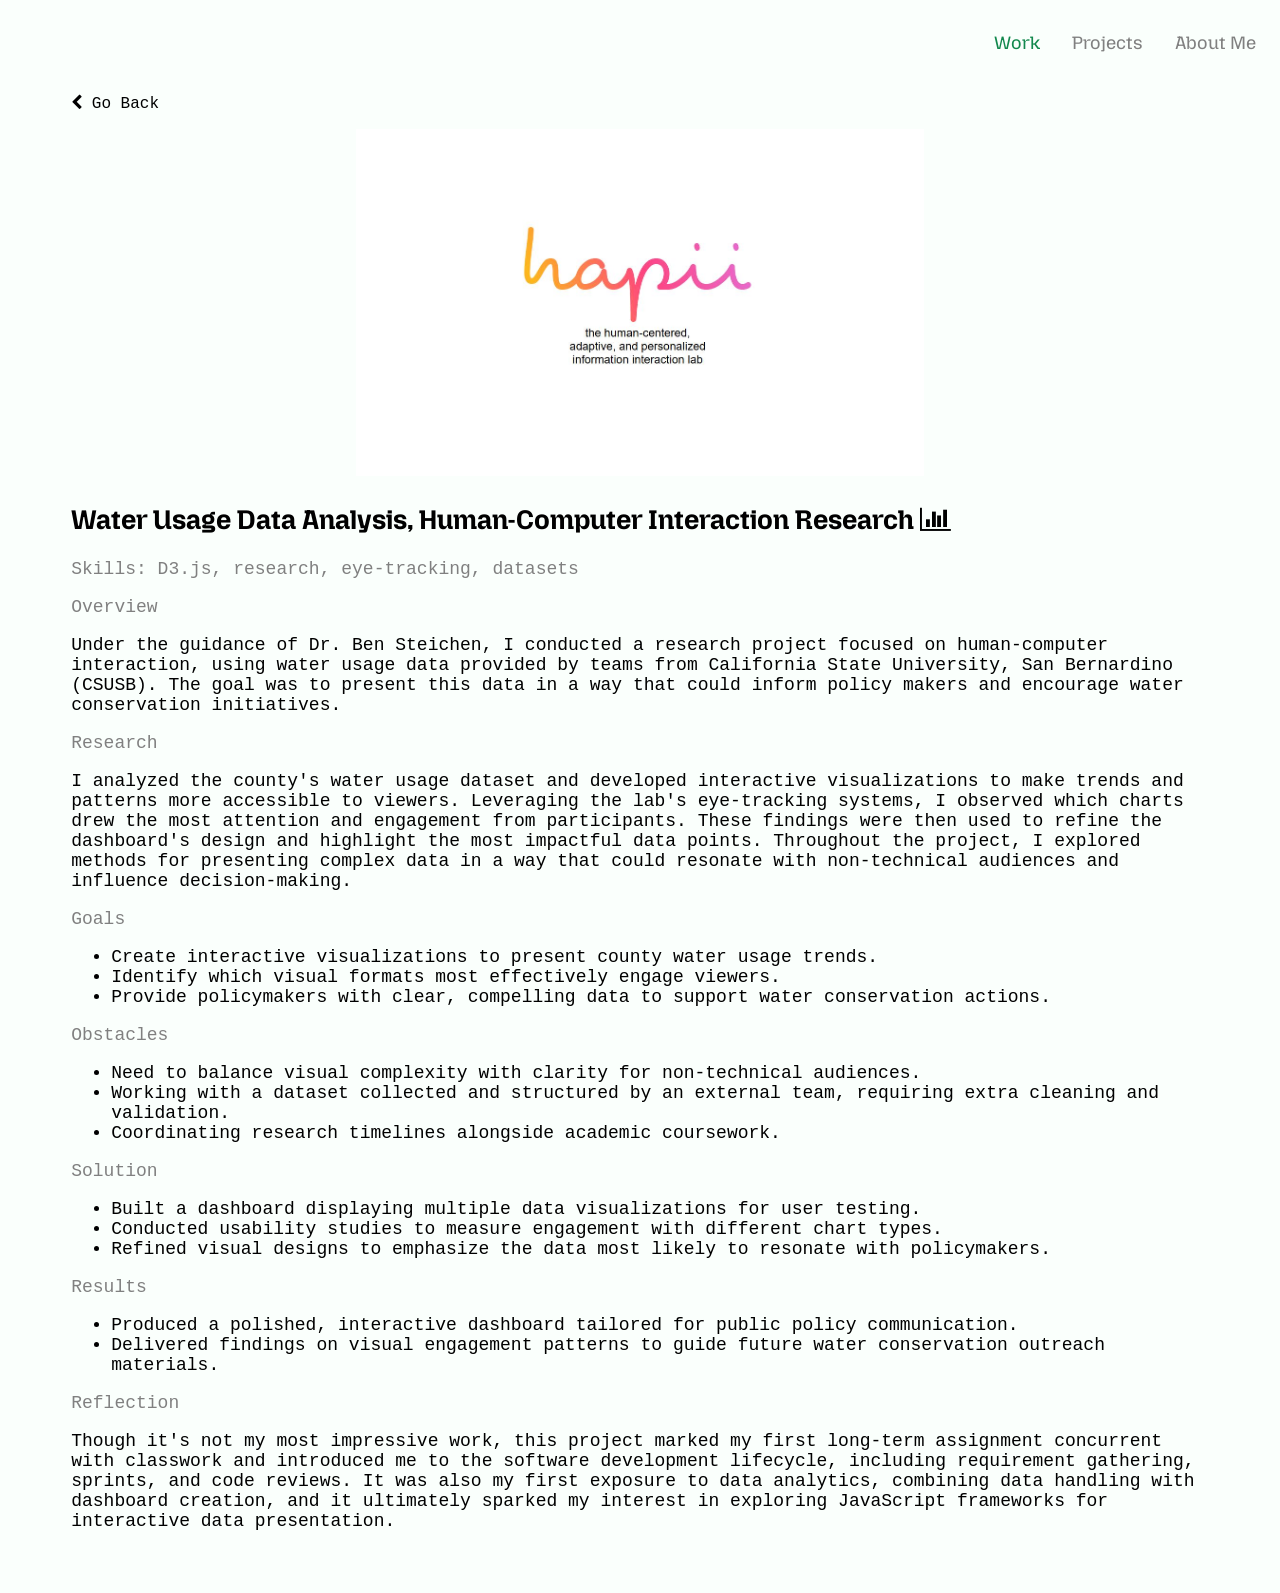
<file: projects/hapii.html>
<!DOCTYPE html>
<html lang="en">
  <head>
    <meta charset="UTF-8" />
    <title>Kayla Tang | Portfolio</title>
    <link rel="icon" type="image/x-icon" href="../assets/favicon/favicon.ico" />
    <meta name="viewport" content="width=device-width, initial-scale=1" />
    <link
      rel="stylesheet"
      href="https://cdnjs.cloudflare.com/ajax/libs/font-awesome/4.7.0/css/font-awesome.min.css"
    />
    <link rel="preconnect" href="https://fonts.googleapis.com" />
    <link rel="preconnect" href="https://fonts.gstatic.com" crossorigin />
    <link
      href="https://fonts.googleapis.com/css2?family=Mozilla+Headline:wght@200..700&display=swap"
      rel="stylesheet"
    />
    <link rel="stylesheet" href="../style.css" />
  </head>
  <body>
    <nav class="header" id="topnav">
      <button class="icon" aria-label="Toggle navigation" onclick="myFunction()">
        <i class="fa fa-bars"></i>
      </button>
      <a href="../index.html" class="btn active">Work</a>
      <a href="../projects.html" class="btn">Projects</a>
      <a href="../about.html" class="btn">About Me</a>
    </nav>

    <p class="back-link">
      <a href="../index.html"><i class="fa fa-chevron-left" aria-hidden="true"></i> Go Back</a>
    </p>

    <div class="container">
      <div class="left">
        <div class="proj-media">
          <img src="../assets/hapii-logo.JPG" alt="HAPII Lab logo" />
        </div>

        <h2>Water Usage Data Analysis, Human-Computer Interaction Research <i class="fa fa-bar-chart" aria-hidden="true"></i></h2>
        <p>Skills: D3.js, research, eye-tracking, datasets</p>

        <p>Overview</p>
        <p class="proj-body-text">
          Under the guidance of Dr. Ben Steichen, I conducted a research project focused on
          human-computer interaction, using water usage data provided by teams from California State
          University, San Bernardino (CSUSB). The goal was to present this data in a way that could
          inform policy makers and encourage water conservation initiatives.
        </p>

        <p>Research</p>
        <p class="proj-body-text">
          I analyzed the county's water usage dataset and developed interactive visualizations to
          make trends and patterns more accessible to viewers. Leveraging the lab's eye-tracking
          systems, I observed which charts drew the most attention and engagement from participants.
          These findings were then used to refine the dashboard's design and highlight the most
          impactful data points. Throughout the project, I explored methods for presenting complex
          data in a way that could resonate with non-technical audiences and influence decision-making.
        </p>

        <p>Goals</p>
        <ul>
          <li>Create interactive visualizations to present county water usage trends.</li>
          <li>Identify which visual formats most effectively engage viewers.</li>
          <li>Provide policymakers with clear, compelling data to support water conservation actions.</li>
        </ul>

        <p>Obstacles</p>
        <ul>
          <li>Need to balance visual complexity with clarity for non-technical audiences.</li>
          <li>Working with a dataset collected and structured by an external team, requiring extra cleaning and validation.</li>
          <li>Coordinating research timelines alongside academic coursework.</li>
        </ul>

        <p>Solution</p>
        <ul>
          <li>Built a dashboard displaying multiple data visualizations for user testing.</li>
          <li>Conducted usability studies to measure engagement with different chart types.</li>
          <li>Refined visual designs to emphasize the data most likely to resonate with policymakers.</li>
        </ul>

        <p>Results</p>
        <ul>
          <li>Produced a polished, interactive dashboard tailored for public policy communication.</li>
          <li>Delivered findings on visual engagement patterns to guide future water conservation outreach materials.</li>
        </ul>

        <p>Reflection</p>
        <p class="proj-body-text">
          Though it's not my most impressive work, this project marked my first long-term assignment
          concurrent with classwork and introduced me to the software development lifecycle,
          including requirement gathering, sprints, and code reviews. It was also my first exposure
          to data analytics, combining data handling with dashboard creation, and it ultimately
          sparked my interest in exploring JavaScript frameworks for interactive data presentation.
        </p>
      </div>
    </div>

    <script src="../script.js"></script>
  </body>
</html>
</file>
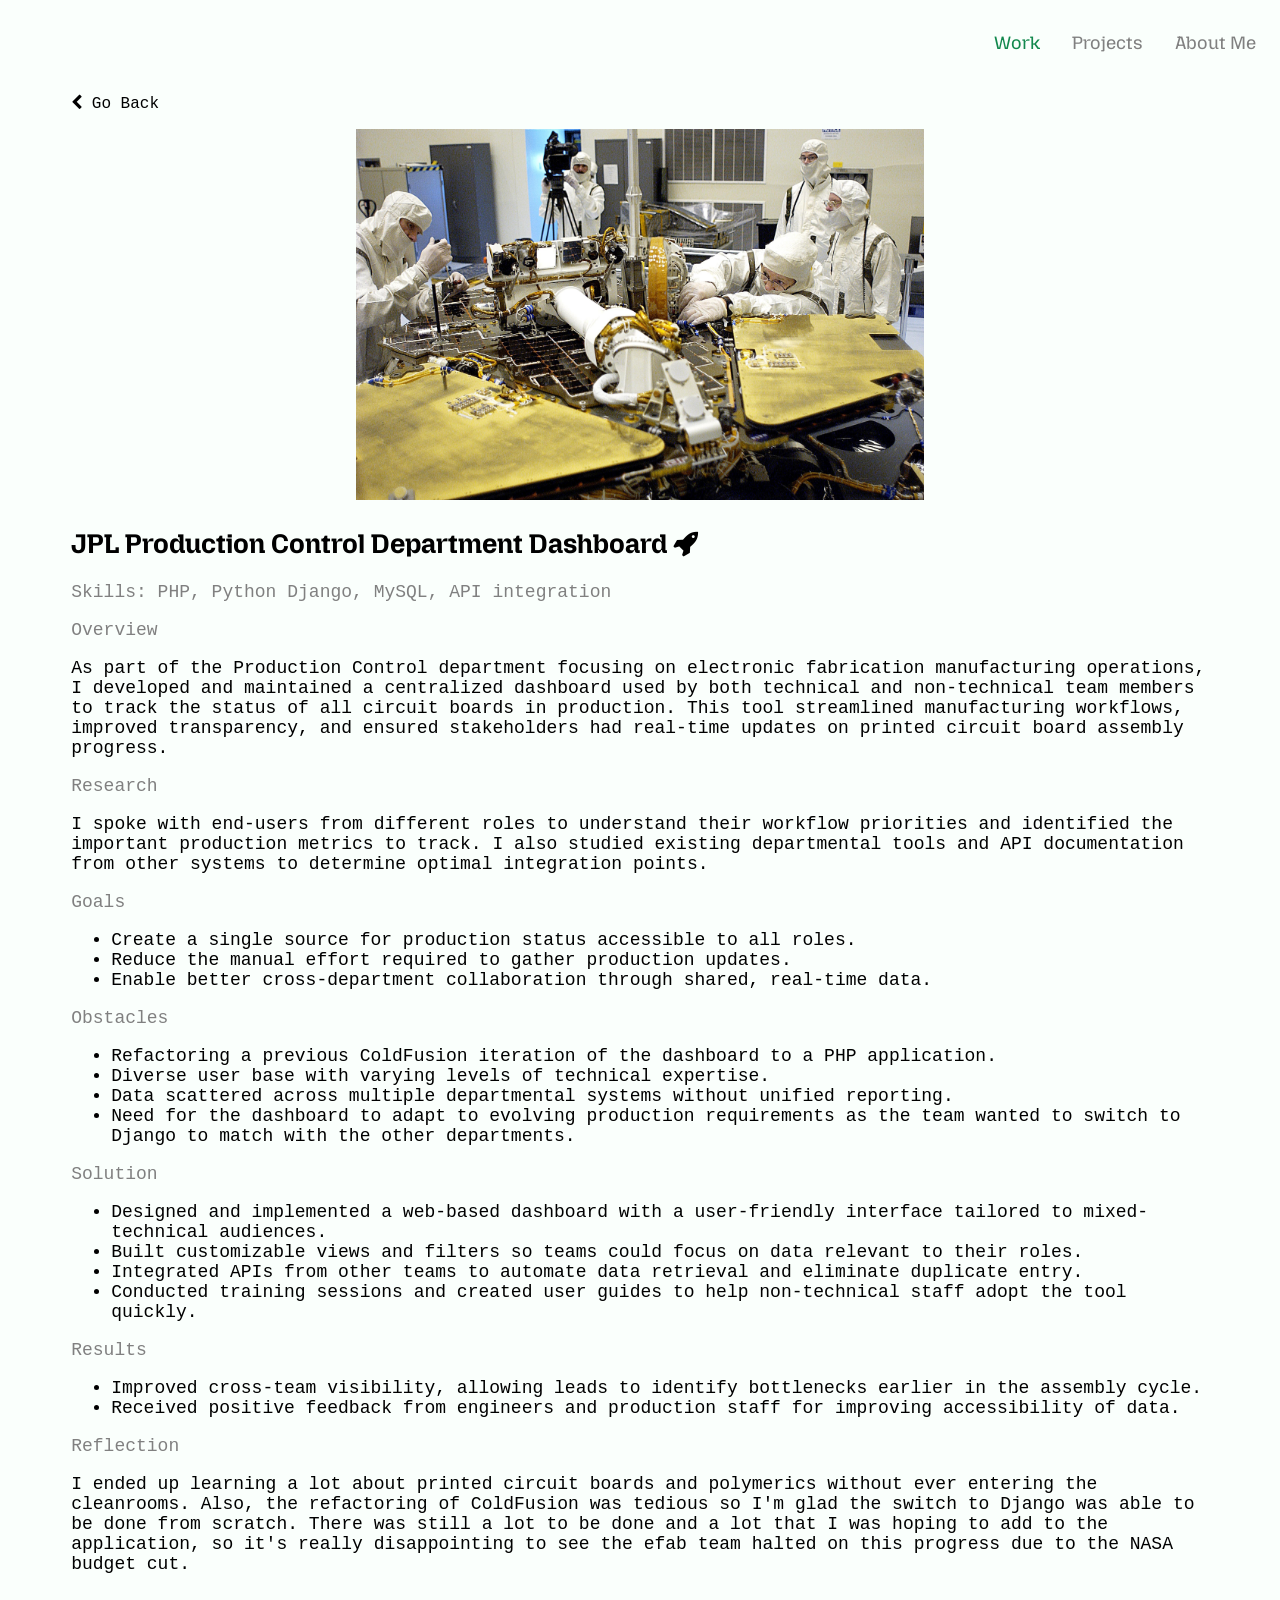
<file: projects/pcdash.html>
<!DOCTYPE html>
<html lang="en">
  <head>
    <meta charset="UTF-8" />
    <title>Kayla Tang | Portfolio</title>
    <link rel="icon" type="image/x-icon" href="../assets/favicon/favicon.ico" />
    <meta name="viewport" content="width=device-width, initial-scale=1" />
    <link
      rel="stylesheet"
      href="https://cdnjs.cloudflare.com/ajax/libs/font-awesome/4.7.0/css/font-awesome.min.css"
    />
    <link rel="preconnect" href="https://fonts.googleapis.com" />
    <link rel="preconnect" href="https://fonts.gstatic.com" crossorigin />
    <link
      href="https://fonts.googleapis.com/css2?family=Mozilla+Headline:wght@200..700&display=swap"
      rel="stylesheet"
    />
    <link rel="stylesheet" href="../style.css" />
  </head>
  <body>
    <nav class="header" id="topnav">
      <button class="icon" aria-label="Toggle navigation" onclick="myFunction()">
        <i class="fa fa-bars"></i>
      </button>
      <a href="../index.html" class="btn active">Work</a>
      <a href="../projects.html" class="btn">Projects</a>
      <a href="../about.html" class="btn">About Me</a>
    </nav>

    <p class="back-link">
      <a href="../index.html"><i class="fa fa-chevron-left" aria-hidden="true"></i> Go Back</a>
    </p>

    <div class="container">
      <div class="left">
        <div class="proj-media">
          <img src="../assets/rover-circuit.jpg" alt="Rover circuit board" />
        </div>

        <h2>JPL Production Control Department Dashboard <i class="fa fa-rocket" aria-hidden="true"></i></h2>
        <p>Skills: PHP, Python Django, MySQL, API integration</p>

        <p>Overview</p>
        <p class="proj-body-text">
          As part of the Production Control department focusing on electronic fabrication
          manufacturing operations, I developed and maintained a centralized dashboard used by both
          technical and non-technical team members to track the status of all circuit boards in
          production. This tool streamlined manufacturing workflows, improved transparency, and
          ensured stakeholders had real-time updates on printed circuit board assembly progress.
        </p>

        <p>Research</p>
        <p class="proj-body-text">
          I spoke with end-users from different roles to understand their workflow priorities and
          identified the important production metrics to track. I also studied existing departmental
          tools and API documentation from other systems to determine optimal integration points.
        </p>

        <p>Goals</p>
        <ul>
          <li>Create a single source for production status accessible to all roles.</li>
          <li>Reduce the manual effort required to gather production updates.</li>
          <li>Enable better cross-department collaboration through shared, real-time data.</li>
        </ul>

        <p>Obstacles</p>
        <ul>
          <li>Refactoring a previous ColdFusion iteration of the dashboard to a PHP application.</li>
          <li>Diverse user base with varying levels of technical expertise.</li>
          <li>Data scattered across multiple departmental systems without unified reporting.</li>
          <li>Need for the dashboard to adapt to evolving production requirements as the team wanted to switch to Django to match with the other departments.</li>
        </ul>

        <p>Solution</p>
        <ul>
          <li>Designed and implemented a web-based dashboard with a user-friendly interface tailored to mixed-technical audiences.</li>
          <li>Built customizable views and filters so teams could focus on data relevant to their roles.</li>
          <li>Integrated APIs from other teams to automate data retrieval and eliminate duplicate entry.</li>
          <li>Conducted training sessions and created user guides to help non-technical staff adopt the tool quickly.</li>
        </ul>

        <p>Results</p>
        <ul>
          <li>Improved cross-team visibility, allowing leads to identify bottlenecks earlier in the assembly cycle.</li>
          <li>Received positive feedback from engineers and production staff for improving accessibility of data.</li>
        </ul>

        <p>Reflection</p>
        <p class="proj-body-text">
          I ended up learning a lot about printed circuit boards and polymerics without ever entering
          the cleanrooms. Also, the refactoring of ColdFusion was tedious so I'm glad the switch to
          Django was able to be done from scratch. There was still a lot to be done and a lot that I
          was hoping to add to the application, so it's really disappointing to see the efab team
          halted on this progress due to the NASA budget cut.
        </p>
      </div>
    </div>

    <script src="../script.js"></script>
  </body>
</html>
</file>
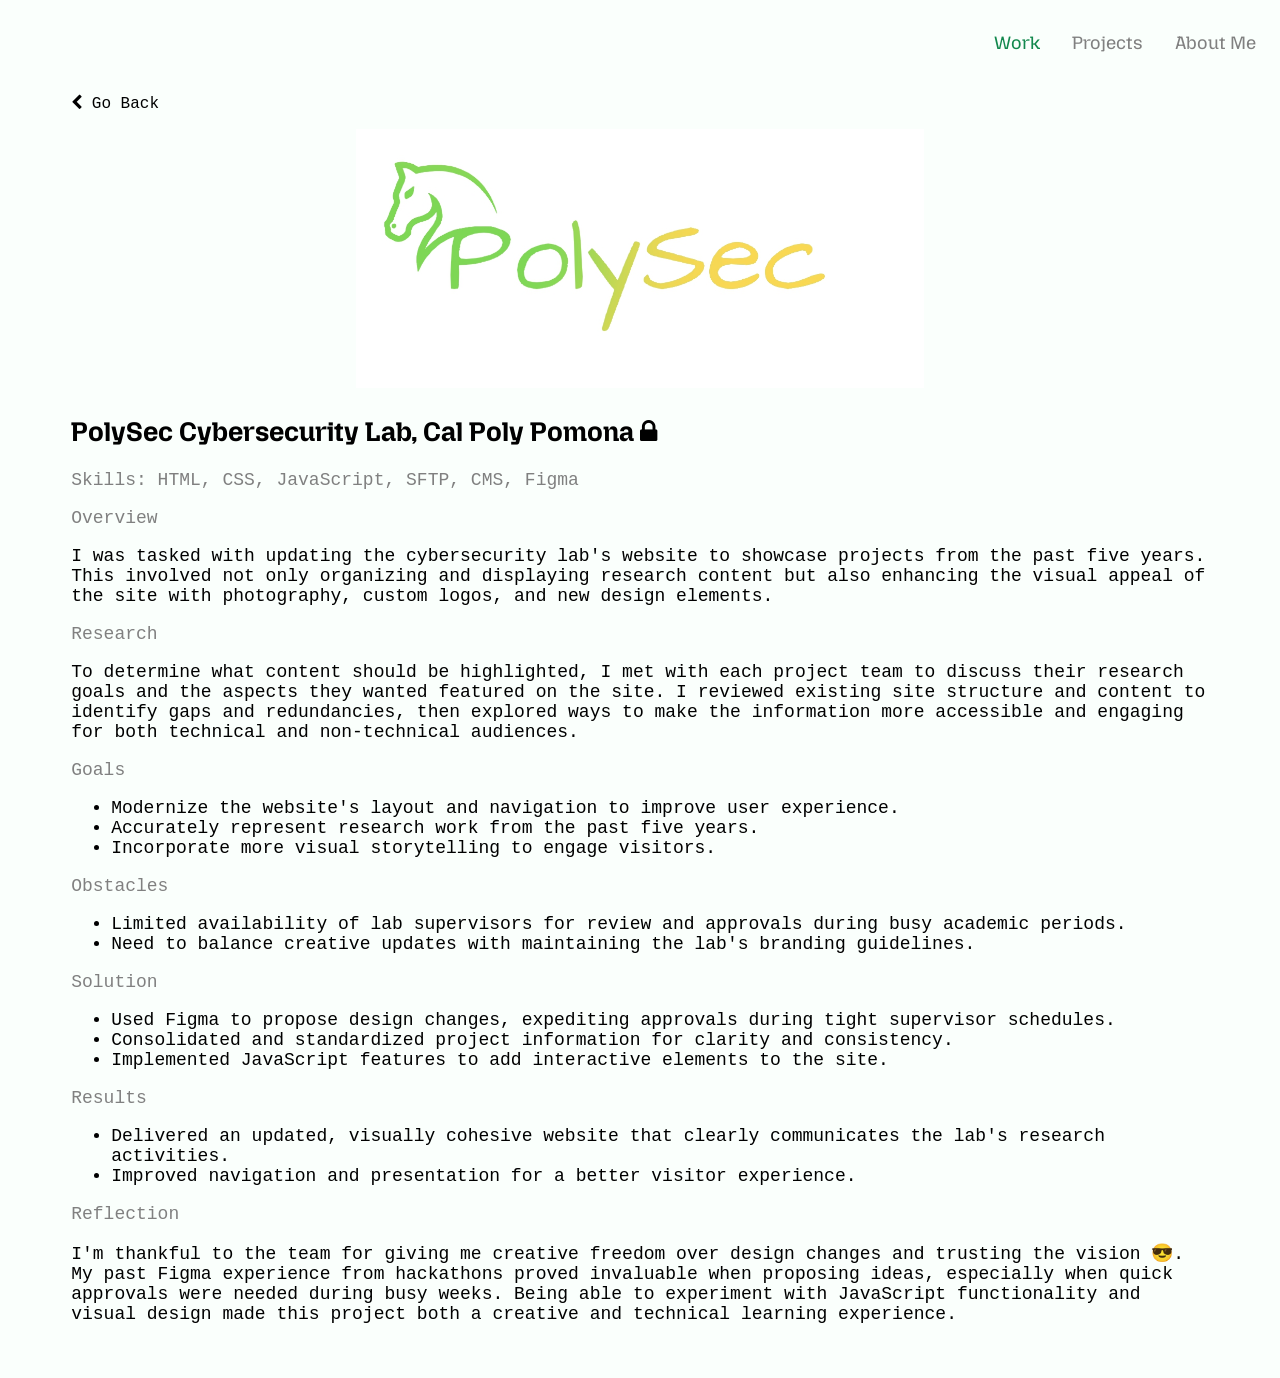
<file: projects/polysec.html>
<!DOCTYPE html>
<html lang="en">
  <head>
    <meta charset="UTF-8" />
    <title>Kayla Tang | Portfolio</title>
    <link rel="icon" type="image/x-icon" href="../assets/favicon/favicon.ico" />
    <meta name="viewport" content="width=device-width, initial-scale=1" />
    <link
      rel="stylesheet"
      href="https://cdnjs.cloudflare.com/ajax/libs/font-awesome/4.7.0/css/font-awesome.min.css"
    />
    <link rel="preconnect" href="https://fonts.googleapis.com" />
    <link rel="preconnect" href="https://fonts.gstatic.com" crossorigin />
    <link
      href="https://fonts.googleapis.com/css2?family=Mozilla+Headline:wght@200..700&display=swap"
      rel="stylesheet"
    />
    <link rel="stylesheet" href="../style.css" />
  </head>
  <body>
    <nav class="header" id="topnav">
      <button class="icon" aria-label="Toggle navigation" onclick="myFunction()">
        <i class="fa fa-bars"></i>
      </button>
      <a href="../index.html" class="btn active">Work</a>
      <a href="../projects.html" class="btn">Projects</a>
      <a href="../about.html" class="btn">About Me</a>
    </nav>

    <p class="back-link">
      <a href="../index.html"><i class="fa fa-chevron-left" aria-hidden="true"></i> Go Back</a>
    </p>

    <div class="container">
      <div class="left">
        <div class="proj-media">
          <img src="../assets/polysec.JPG" alt="PolySec website redesign" />
        </div>

        <h2>PolySec Cybersecurity Lab, Cal Poly Pomona <i class="fa fa-lock" aria-hidden="true"></i></h2>
        <p>Skills: HTML, CSS, JavaScript, SFTP, CMS, Figma</p>

        <p>Overview</p>
        <p class="proj-body-text">
          I was tasked with updating the cybersecurity lab's website to showcase projects from the
          past five years. This involved not only organizing and displaying research content but also
          enhancing the visual appeal of the site with photography, custom logos, and new design elements.
        </p>

        <p>Research</p>
        <p class="proj-body-text">
          To determine what content should be highlighted, I met with each project team to discuss
          their research goals and the aspects they wanted featured on the site. I reviewed existing
          site structure and content to identify gaps and redundancies, then explored ways to make
          the information more accessible and engaging for both technical and non-technical audiences.
        </p>

        <p>Goals</p>
        <ul>
          <li>Modernize the website's layout and navigation to improve user experience.</li>
          <li>Accurately represent research work from the past five years.</li>
          <li>Incorporate more visual storytelling to engage visitors.</li>
        </ul>

        <p>Obstacles</p>
        <ul>
          <li>Limited availability of lab supervisors for review and approvals during busy academic periods.</li>
          <li>Need to balance creative updates with maintaining the lab's branding guidelines.</li>
        </ul>

        <p>Solution</p>
        <ul>
          <li>Used Figma to propose design changes, expediting approvals during tight supervisor schedules.</li>
          <li>Consolidated and standardized project information for clarity and consistency.</li>
          <li>Implemented JavaScript features to add interactive elements to the site.</li>
        </ul>

        <p>Results</p>
        <ul>
          <li>Delivered an updated, visually cohesive website that clearly communicates the lab's research activities.</li>
          <li>Improved navigation and presentation for a better visitor experience.</li>
        </ul>

        <p>Reflection</p>
        <p class="proj-body-text">
          I'm thankful to the team for giving me creative freedom over design changes and trusting
          the vision &#128526;. My past Figma experience from hackathons proved invaluable when
          proposing ideas, especially when quick approvals were needed during busy weeks. Being able
          to experiment with JavaScript functionality and visual design made this project both a
          creative and technical learning experience.
        </p>
      </div>
    </div>

    <script src="../script.js"></script>
  </body>
</html>
</file>
<file: style.css>
/* ============================================================
   Base & Reset
   ============================================================ */
*,
*::before,
*::after {
  box-sizing: border-box;
}

body {
  background-color: #fafffc;
  position: relative;
}

a {
  text-decoration: none;
  color: black;
}

h2,
h4 {
  color: black;
  font-family: "Mozilla Headline", sans-serif;
}

p {
  font-family: "Monaco", monospace;
  color: grey;
}

li {
  color: black;
  font-family: "Monaco", monospace;
}

/* ============================================================
   Navigation Header
   ============================================================ */
.header {
  display: flex;
  justify-content: flex-end;
  padding: 10px 0;
  flex-wrap: wrap;
}

.header a {
  font-family: "Mozilla Headline", sans-serif;
  display: block;
  color: grey;
  text-align: center;
  padding: 14px 16px;
  text-decoration: none;
  font-size: 18px;
}

.header a:hover,
.header a.active {
  color: rgb(18, 136, 77);
}

.header .icon {
  display: none;
  margin-left: auto;
}

@media screen and (max-width: 600px) {
  .header a {
    display: none;
  }

  .header a.icon {
    float: right;
    display: block;
  }

  .header.responsive {
    flex-direction: column;
    align-items: flex-start;
  }

  .header.responsive .icon {
    position: relative;
    right: auto;
    top: auto;
    margin-left: auto;
  }

  .header.responsive a {
    float: none;
    display: block;
    text-align: left;
  }
}

/* ============================================================
   Layout
   ============================================================ */
.container {
  clear: both;
  font-size: 18px;
  padding: 0 5%;
  display: flex;
  justify-content: space-between;
  align-items: flex-start;
  gap: 20px;
}

.container a:hover {
  text-decoration: underline;
}

.left,
.right {
  flex: 1;
}

.left {
  min-width: 250px;
}

@media (max-width: 600px) {
  .container {
    flex-direction: column;
  }

  .left,
  .right {
    width: 100%;
  }
}

/* ============================================================
   Experience List
   ============================================================ */
.exp {
  max-width: 600px;
}

.exp-item {
  font-family: "Monaco", monospace;
  display: flex;
  justify-content: space-between;
  flex-wrap: wrap;
  align-items: center;
  gap: 0.5rem;
}

@media (max-width: 600px) {
  .exp-item {
    flex-direction: column;
    align-items: flex-start;
  }
}

/* ============================================================
   Cards
   ============================================================ */
.cards-wrapper {
  padding-top: 50px;
  display: flex;
  flex-wrap: wrap;
  justify-content: center;
  gap: 20px;
}

.cards-wrapper a {
  text-decoration: none;
}

.card {
  border: none;
  border-radius: 5%;
  box-shadow: 0 4px 8px 0 rgba(4, 66, 35, 0.2);
  transition: box-shadow 0.3s;
  width: 30%;
  text-align: center;
  background: white;
  cursor: pointer;
}

.card:hover {
  box-shadow: 0 8px 16px 0 rgba(4, 66, 35, 0.5);
}

.cards-info {
  padding-bottom: 20px;
}

.card img {
  border-top-left-radius: 5%;
  border-top-right-radius: 5%;
  width: 100%;
  max-height: 300px;
  object-fit: cover;
}

@media (max-width: 900px) {
  .card {
    width: 45%;
  }
}

@media (max-width: 600px) {
  .card {
    width: 100%;
  }
}

/* ============================================================
   Skill Tags
   ============================================================ */
.skill-tag {
  border-radius: 12px;
  border: solid 3px;
  padding: 2px 5px;
  font-size: 0.85em;
  margin: 2px 4px 2px 0;
  display: inline-block;
  font-weight: 500;
  font-family: "Monaco", monospace;
}

.aws      { border-color: #b6a529; color: #b6a529; }
.webdev   { border-color: #2965f1; color: #2965f1; }
.gamedev  { border-color: #8e44ad; color: #8e44ad; }
.figma    { border-color: #b84031; color: #b84031; }
.edu      { border-color: #754047; color: #754047; }
.research { border-color: #697522; color: #697522; }
.ai       { border-color: #851071; color: #851071; }
.comm     { border-color: #393541; color: #393541; }
.feedback { border-color: #c95e93; color: #c95e93; }
.api      { border-color: #db611a; color: #db611a; }
.cyber    { border-color: #0a1638; color: #0a1638; }
.mobile   { border-color: #167723; color: #167723; }
.ml       { border-color: #42211e; color: #42211e; }
.data     { border-color: #787cb5; color: #787cb5; }
.wireframe { border-color: #00758f; color: #00758f; }

/* ============================================================
   Slideshow
   ============================================================ */
.slideshow-container {
  max-width: 75%;
  position: relative;
  margin: auto;
}

.mySlides {
  display: none;
}

.prev,
.next {
  background-color: rgba(0, 0, 0, 0.3);
  cursor: pointer;
  position: absolute;
  top: 50%;
  width: auto;
  margin-top: -22px;
  padding: 16px;
  color: white;
  font-weight: bold;
  font-size: 30px;
  transition: background-color 0.6s ease;
  border-radius: 0 3px 3px 0;
  user-select: none;
}

.next {
  right: 0;
  border-radius: 3px 0 0 3px;
}

.prev:hover,
.next:hover {
  background-color: rgba(0, 0, 0, 0.5);
}

.slide-caption {
  font-family: "Monaco", monospace;
  color: #f2f2f2;
  background-color: black;
  opacity: 0.5;
  font-size: 15px;
  padding: 8px 12px;
  position: absolute;
  bottom: 4px;
  width: 100%;
  text-align: center;
}

.fade {
  animation-name: fade;
  animation-duration: 0.5s;
}

@keyframes fade {
  from { opacity: 0.4; }
  to   { opacity: 1; }
}

@media screen and (max-width: 600px) {
  .slideshow-container {
    max-width: 90%;
  }
}

/* ============================================================
   Project Pages
   ============================================================ */
.back-link {
  padding-left: 5%;
}

.proj-body-text {
  color: black;
}

.container-2 {
  font-size: 18px;
  padding: 0 5%;
  display: flex;
  justify-content: space-between;
  align-items: flex-start;
  gap: 20px;
}

.proj-media,
.proj-media-2 {
  text-align: center;
}

.proj-media img {
  width: 50%;
}

.proj-media-2 img {
  width: 80%;
}

@media (max-width: 1000px) {
  .proj-media img {
    width: 90%;
  }

  .container-2 {
    margin-left: -5%;
    flex-direction: column;
  }

  .proj-media-2 img {
    margin-left: 5%;
    width: 95%;
  }
}

/* ============================================================
   Details / Summary (removes default marker)
   ============================================================ */
details > summary {
  list-style: none;
}

details > summary::-webkit-details-marker {
  display: none;
}

/* ============================================================
   Footer Note
   ============================================================ */
.footer-note {
  text-align: center;
}
</file>
